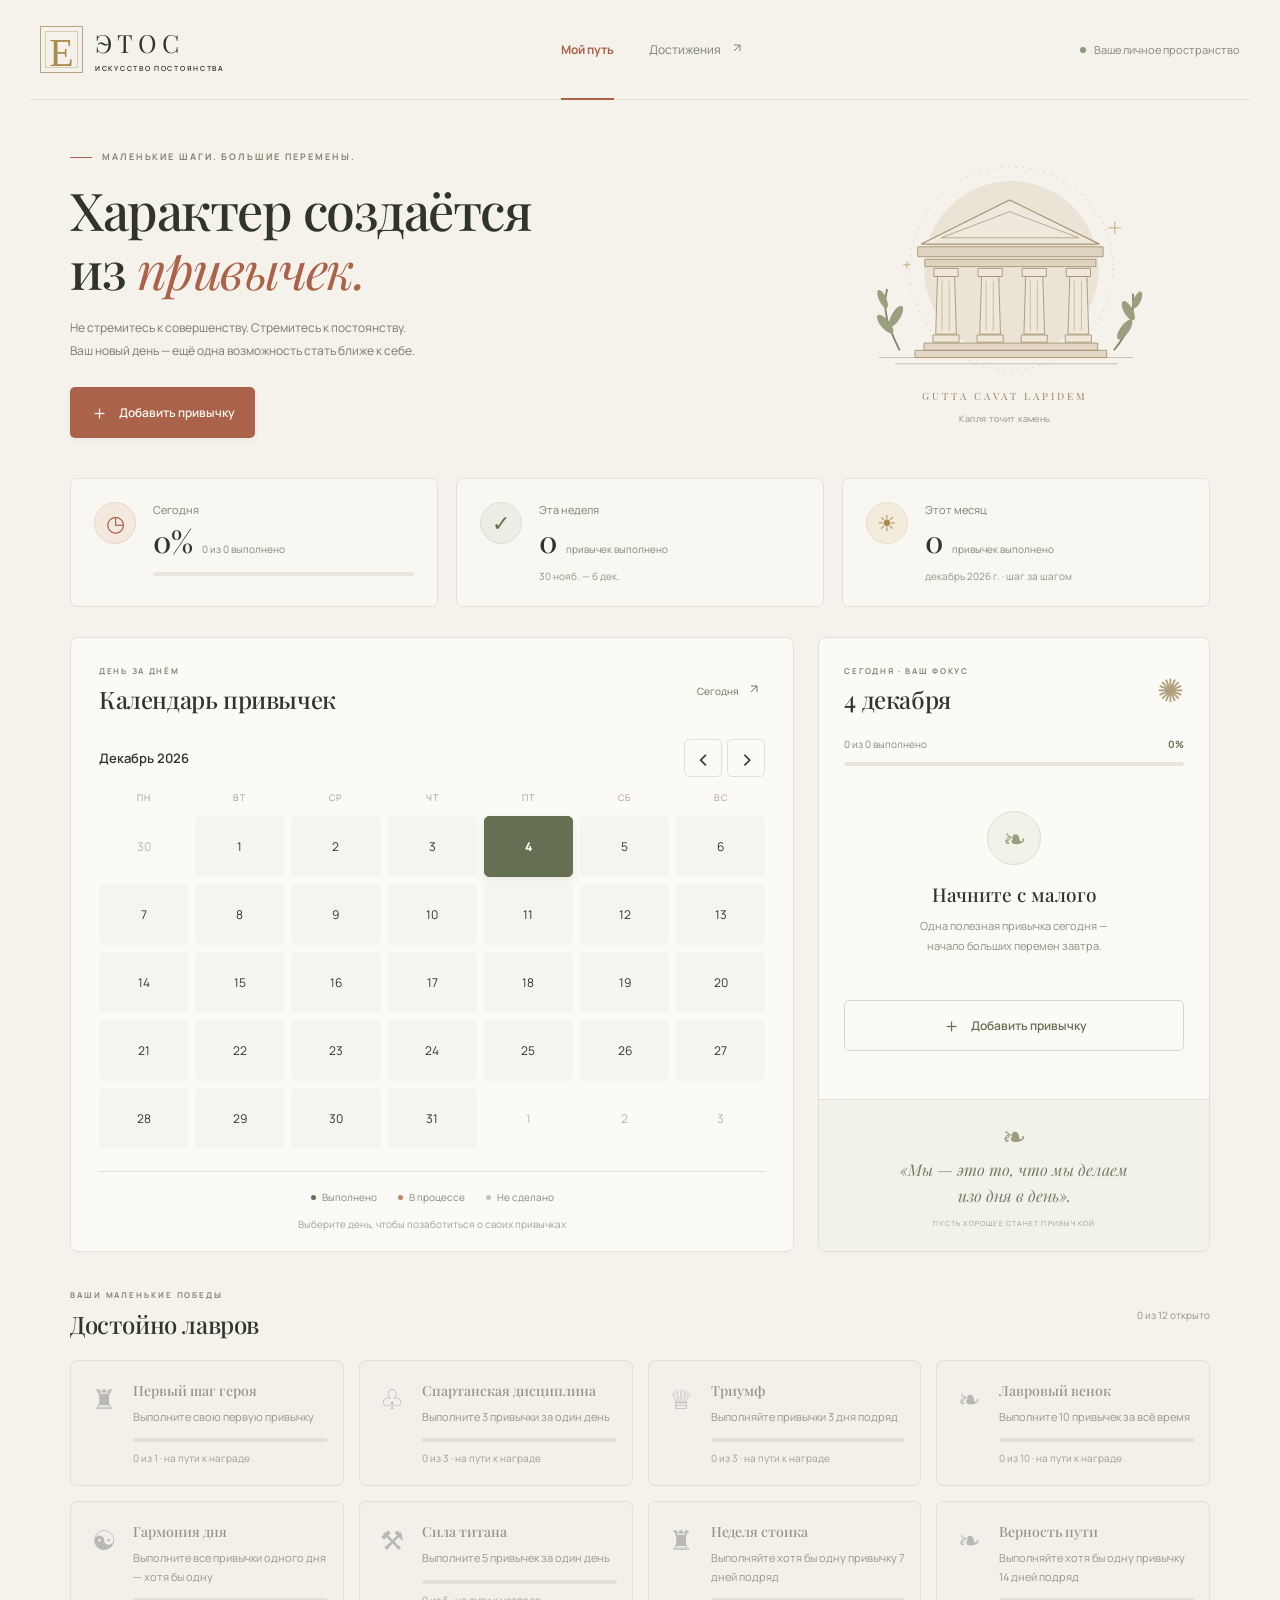
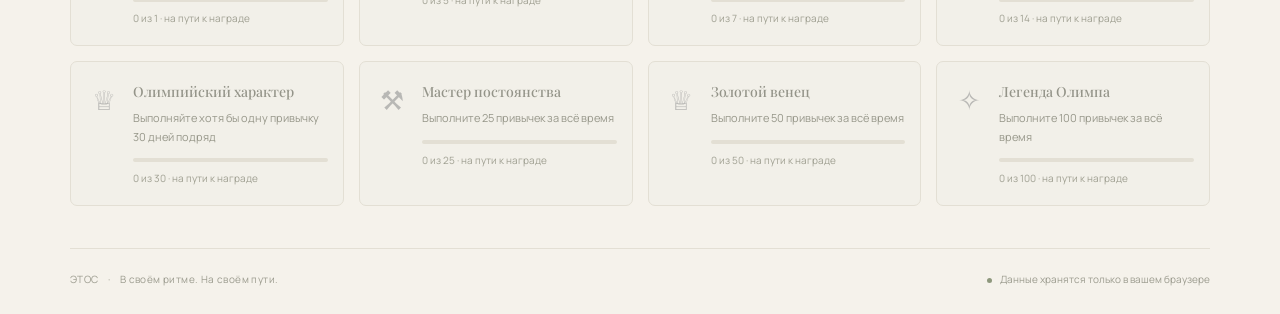
<file: index.html>
<!doctype html>
<html lang="ru">
<head>
  <meta charset="UTF-8">
  <meta name="viewport" content="width=device-width, initial-scale=1.0">
  <meta name="theme-color" content="#f5f2eb">
  <meta name="description" content="Этос — спокойное пространство для полезных привычек. Маленькие шаги, достойные большого пути.">
  <title>Этос — искусство постоянства</title>
  <style>
@import url('https://fonts.googleapis.com/css2?family=Manrope:wght@400;500;600;700;800&family=Playfair+Display:ital,wght@0,400;0,500;0,600;0,700;1,400;1,500&display=swap');

:root{--paper:#f5f2eb;--surface:#fcfaf6;--ink:#30352b;--muted:#858579;--line:#e3dfd4;--terra:#aa624a;--olive:#657052;--gold:#ac8b4e;--serif:'Playfair Display',Georgia,serif;--sans:'Manrope',Arial,sans-serif}
*{box-sizing:border-box}html{scroll-behavior:smooth;scroll-padding-top:24px}body{margin:0;background:var(--paper);color:var(--ink);font-family:var(--sans);font-size:14px;-webkit-font-smoothing:antialiased}button,input,a{-webkit-tap-highlight-color:transparent}button,input{font:inherit}button,a{touch-action:manipulation}button{cursor:pointer}button{color:inherit}a{color:inherit;text-decoration:none}button:focus-visible,a:focus-visible,input:focus-visible{outline:3px solid #b49a68;outline-offset:4px}button{transition:background .18s,transform .18s,box-shadow .18s}button:active{transform:translateY(1px)}h1,h2,h3,p{margin:0}h1,h2,h3{font-family:var(--serif);font-weight:500}.site-header{max-width:1220px;margin:auto;min-height:100px;display:flex;align-items:center;justify-content:space-between;border-bottom:1px solid var(--line);gap:24px;padding:0 10px}.brand{display:flex;align-items:center;gap:12px;font-family:var(--serif);font-size:25px;letter-spacing:5px}.brand-mark{font-size:40px;font-weight:400;border:1px solid #b7a582;width:43px;height:47px;display:grid;place-items:center;line-height:1;color:var(--gold);letter-spacing:0;box-shadow:inset 0 0 0 4px var(--paper),inset 0 0 0 5px #d7cbb4}.brand small{font-family:var(--sans);display:block;font-size:7px;letter-spacing:1.7px;margin-top:5px;font-weight:600}.site-header nav{display:flex;align-self:stretch;gap:35px}.nav-link{display:flex;align-items:center;gap:10px;color:#7b7d71;font-size:12px;position:relative}.nav-link.active{color:var(--terra);font-weight:700}.nav-link.active:after{content:'';position:absolute;bottom:-1px;left:0;right:0;height:2px;background:var(--terra)}.local-badge{font-size:10px;color:var(--muted);display:flex;align-items:center;gap:8px}.local-badge i,.privacy-dot{display:inline-block;width:6px;height:6px;border-radius:100%;background:#8e987d}main{max-width:1140px;margin:auto;padding:0 0 28px}.intro{display:flex;justify-content:space-between;align-items:center;padding:50px 0 40px;gap:40px}.eyebrow{font-size:9px;letter-spacing:1.9px;font-family:var(--sans);font-weight:700;color:#858573;line-height:1.6}.intro .eyebrow{display:flex;align-items:center;gap:10px}.intro .eyebrow span{width:22px;height:1px;background:var(--terra)}h1{font-size:52px;line-height:1.13;letter-spacing:-1.5px;margin:17px 0 18px}h1 em{color:var(--terra);font-weight:400}.intro-description{font-size:12px;line-height:1.9;color:#777a6e}.button{border:1px solid transparent;border-radius:5px;min-height:45px;display:inline-flex;align-items:center;justify-content:center;gap:10px;padding:11px 19px;font-size:12px;font-weight:600}.primary{background:var(--terra);color:#fffaf2;box-shadow:0 3px 6px #66351d0b}.primary:hover{background:#95543e}.intro .button{margin-top:25px}.button span{font-size:19px;font-weight:400}.outline{border-color:#d5d8ca;color:var(--olive);background:transparent}.outline:hover{background:#edf0e6}.full-width{width:100%}.hero-art{width:360px;flex-shrink:0;margin-right:25px;text-align:center;position:relative}.hero-art svg{display:block;width:100%}.hero-art p{font-family:var(--serif);font-size:10px;letter-spacing:3px;color:#958568}.hero-art p span{display:block;font-family:var(--sans);font-size:9px;letter-spacing:.4px;color:#979185;margin-top:9px}.stats{display:grid;grid-template-columns:repeat(3,1fr);gap:18px;margin-bottom:30px}.stat-card{display:flex;align-items:flex-start;gap:17px;background:#f9f7f1;border:1px solid var(--line);border-radius:7px;padding:23px}.stat-icon{height:42px;width:42px;border:1px solid;display:grid;place-items:center;border-radius:50%;font-size:22px;flex-shrink:0}.terracotta{color:var(--terra);border-color:#e9d7ca;background:#f4e9df}.olive{color:var(--olive);border-color:#dce1d1;background:#ecede4}.gold{color:var(--gold);border-color:#e9dec7;background:#f3ecdd}.stat-card>div:last-child{flex:1}.stat-card p{font-size:10px;color:#7d8072;margin-bottom:5px}.stat-value{display:flex;align-items:baseline;gap:9px}.stat-value strong{font-family:var(--serif);font-weight:500;font-size:30px;line-height:1.3}.stat-value span{font-size:9px;color:#858678}.stat-card small{font-size:9px;color:#939487;display:block;margin-top:8px}.progress-track{height:4px;background:#e9e5dc;border-radius:5px;overflow:hidden;margin-top:11px}.progress-track>div{height:100%;width:0;background:var(--terra);border-radius:5px;transition:width .35s ease}.workspace-grid{display:grid;grid-template-columns:minmax(0,1.85fr) minmax(0,1fr);gap:24px;align-items:stretch}.panel{background:var(--surface);border:1px solid var(--line);border-radius:8px;box-shadow:0 3px 6px #4d482603}.calendar-card{padding:27px 28px 20px}.section-heading{display:flex;align-items:center;justify-content:space-between;gap:12px}.section-heading .eyebrow{font-size:8px;letter-spacing:1.7px;margin-bottom:5px}h2{font-size:24px;letter-spacing:-.4px}.text-button{background:none;border:0;font-size:10px;color:var(--olive);min-height:44px;padding:0 5px;white-space:nowrap}.text-button span{margin-left:7px}.month-navigation{display:flex;justify-content:space-between;align-items:center;margin:24px 0 14px}.month-navigation h3{font-family:var(--sans);font-size:13px;font-weight:600;text-transform:capitalize}.month-navigation>div{display:flex;gap:5px}.icon-button{border:1px solid var(--line);background:transparent;border-radius:5px;width:38px;height:38px;font-size:25px;line-height:1;display:grid;place-items:center}.icon-button:hover{background:#eeebe2}.weekdays,.calendar-grid{display:grid;grid-template-columns:repeat(7,minmax(0,1fr));gap:7px}.weekdays{text-align:center;font-size:9px;letter-spacing:1px;color:#99998d;margin-bottom:12px}.weekdays span:nth-last-child(-n+2){color:#b29b8b}.calendar-day{min-width:0;position:relative;min-height:61px;background:#f6f4ee;border:1px solid transparent;border-radius:5px;font-size:12px;display:flex;flex-direction:column;align-items:center;justify-content:center;gap:7px}.calendar-day:hover{border-color:#c6b795;background:#f0ece1}.calendar-day.outside{background:transparent;color:#b7b6ac}.calendar-day.today{border-color:var(--terra);color:var(--terra);font-weight:800}.calendar-day.selected{background:var(--olive);color:#fffdf3;border-color:var(--olive);box-shadow:0 3px 8px #4d563520}.day-dots{display:flex;gap:3px;height:5px;position:absolute;bottom:9px}.day-dots i,.legend-dot{width:5px;height:5px;display:inline-block;border-radius:50%}.completed{background:var(--olive)}.partial{background:#be8a65}.pending{background:#c4c2b9}.selected .day-dots .completed{background:#d3ddb9}.selected .day-dots .pending{background:#b8bea8}.calendar-footer{display:flex;justify-content:center;gap:21px;border-top:1px solid var(--line);padding-top:18px;margin-top:22px;font-size:9px;color:#86877a}.calendar-footer span{display:flex;align-items:center;gap:6px}.calendar-hint{text-align:center;font-size:9px;color:#a1a094;margin-top:13px}.day-panel{padding:27px 25px 0;display:flex;flex-direction:column}.small-sun{font-size:32px;color:#b1a17e}.day-summary{display:flex;justify-content:space-between;font-size:10px;color:#858879;margin-top:22px}.day-summary>span:last-child{color:var(--olive);font-weight:700}.olive-track>div{background:var(--olive)}.habit-list{display:grid;gap:10px;margin:20px 0}.empty-state{text-align:center;padding:25px 12px 24px}.empty-symbol{width:54px;height:54px;border:1px solid #dfdccc;border-radius:50%;display:grid;place-items:center;margin:0 auto 16px;color:#9a9e80;font-size:28px;background:#f3f2e9}.empty-state h3{font-size:19px;margin-bottom:9px}.empty-state p{color:#8c8e81;font-size:11px;line-height:1.8;max-width:225px;margin:auto}.day-note{margin:25px -25px 0;padding:22px 14px;background:#f3f2ea;border-top:1px solid var(--line);text-align:center;margin-top:auto;border-radius:0 0 8px 8px}.day-panel>.button{margin-bottom:24px}.day-note>span{color:#9b9d7e;font-size:29px;line-height:1}.day-note p{font-family:var(--serif);font-style:italic;font-size:16px;line-height:1.6;color:#767b65;margin-top:6px}.day-note small{display:block;font-family:var(--sans);font-size:7px;font-style:normal;letter-spacing:1.2px;margin-top:10px;color:#9a9c8c}.habit-row{display:flex;align-items:center;gap:10px;border:1px solid var(--line);border-radius:6px;background:#f8f6f0;padding:10px 8px 10px 12px;min-width:0}.status-button{flex-shrink:0;border:1px solid #c9c7bc;border-radius:50%;width:36px;height:36px;min-height:36px;background:transparent;font-size:17px;color:#9a9a8c}.habit-row[data-status="1"] .status-button{background:#f0e1d6;border-color:#c49777;color:var(--terra)}.habit-row[data-status="2"] .status-button{background:var(--olive);border-color:var(--olive);color:white}.habit-text{min-width:0;flex:1}.habit-text strong{font-size:11px;line-height:1.6;display:block;overflow-wrap:anywhere;font-weight:600}.habit-text small{font-size:9px;color:#959789;display:block;margin-top:3px}.habit-row[data-status="2"] .habit-text strong{color:var(--olive)}.delete-button{background:none;border:0;color:#a4a195;border-radius:4px;min-width:36px;min-height:40px;font-size:18px}.delete-button:hover{color:var(--terra);background:#f0e3d9}.achievements-section{margin-top:37px}.achievement-heading{display:flex;justify-content:space-between;align-items:center;margin-bottom:20px}.achievement-heading .eyebrow{font-size:8px;margin-bottom:6px}.achievement-heading>span{font-size:10px;color:#929486}.achievements-grid{display:grid;grid-template-columns:repeat(4,minmax(0,1fr));gap:15px}.achievement{border:1px solid var(--line);border-radius:7px;display:flex;gap:12px;padding:20px 15px;align-items:flex-start;background:#f2f0e9;color:#949489;position:relative}.achievement-icon{font-size:27px;line-height:1.3;flex-shrink:0;width:35px;text-align:center;filter:grayscale(1);opacity:.6}.achievement h3{font-size:14px;margin-bottom:7px;line-height:1.4}.achievement p{font-size:9px;line-height:1.7;color:#97978a}.achievement small{font-size:8px;display:block;margin-top:9px;color:#9f9f91}.achievement.unlocked{background:#f5efdf;border-color:#d6c297;color:#796435}.achievement.unlocked .achievement-icon{filter:none;opacity:1;color:#a28546}.achievement.unlocked small{color:var(--olive)}.site-footer{display:flex;justify-content:space-between;gap:16px;border-top:1px solid var(--line);margin-top:42px;padding-top:23px;color:#9b9b8e;font-size:9px}.footer-brand{letter-spacing:.4px}.footer-brand span{margin:0 7px}.privacy-dot{margin-right:6px;width:5px;height:5px}dialog{border:1px solid #d8d0bc;background:var(--surface);color:var(--ink);border-radius:12px;width:min(550px,calc(100% - 30px));max-height:85dvh;padding:28px;box-shadow:0 30px 90px #26251d33;overflow-y:auto}dialog::backdrop{background:#282a2266;backdrop-filter:blur(5px)}dialog[open]{animation:appear .2s ease}.dialog-header{display:flex;align-items:center;justify-content:space-between;gap:10px}.dialog-header .eyebrow{font-size:8px;margin-bottom:8px}.dialog-header h2{text-transform:capitalize}.dialog-header .icon-button{flex-shrink:0}.dialog-description{font-size:11px;color:var(--muted);line-height:1.8;margin-top:15px}.dialog-legend{border-top:1px solid var(--line);margin-top:22px;padding-top:18px;display:flex;align-items:center;justify-content:center;gap:9px;font-size:9px;color:#858574}.dialog-legend span{color:#b1a58d}#habit-form{margin-top:22px}#habit-form label{font-size:11px;font-weight:700;display:block;margin-bottom:9px}.form-row{display:flex;gap:8px}.form-row input{width:100%;min-width:0;background:#f5f3ec;border:1px solid #d9d6ca;border-radius:5px;padding:12px;color:var(--ink);font-size:12px}.form-row input::placeholder{color:#a09f91}.form-help{font-size:9px;color:#929384;margin-top:9px}.toast{position:fixed;bottom:25px;left:50%;transform:translate(-50%,20px);background:var(--ink);color:#fff9e8;padding:15px 22px;border-radius:8px;font-size:12px;box-shadow:0 8px 30px #30352b26;opacity:0;pointer-events:none;transition:.25s;z-index:5;width:max-content;max-width:calc(100% - 32px);line-height:1.7}.toast.visible{opacity:1;transform:translate(-50%,0)}@keyframes appear{from{opacity:0;transform:translateY(8px)}to{opacity:1;transform:translateY(0)}}
@media(min-width:1400px){.intro{padding-top:58px;padding-bottom:48px}.hero-art{width:390px}}
@media(max-width:1240px){.site-header{margin:0 32px}main{margin:0 48px}.hero-art{margin-right:0;width:320px}.stat-card{padding:20px 16px}.stat-value{gap:7px}.calendar-card{padding:24px 22px 20px}.day-panel{padding:24px 20px 0}.day-note{margin-left:-20px;margin-right:-20px}.achievement{padding:17px 12px;gap:7px}.achievement-icon{width:28px}}
@media(max-width:1000px){main{margin:0 28px}.hero-art{width:280px}.local-badge{display:none}.site-header{min-height:88px}h1{font-size:46px}.intro{gap:20px}.stat-card{gap:11px}.stat-value{flex-wrap:wrap;gap:0 8px}.stat-value span{font-size:8px}.workspace-grid{gap:18px;grid-template-columns:minmax(0,1.55fr) minmax(0,1fr)}.calendar-day{min-height:55px}.calendar-card{padding:22px 18px 18px}.calendar-grid,.weekdays{gap:5px}h2{font-size:21px}.day-panel{padding:22px 17px 0}.day-note{margin-left:-17px;margin-right:-17px}.achievements-grid{grid-template-columns:repeat(2,1fr)}.achievement{padding:20px}.achievement h3{font-size:16px}}
@media(max-width:720px){main{margin:0 20px}.site-header{margin:0 20px;padding:0;min-height:80px;gap:12px}.brand{font-size:22px;gap:9px}.brand-mark{width:35px;height:40px;font-size:32px}.brand small{font-size:6px;letter-spacing:1px}.site-header nav{gap:18px}.nav-link{font-size:10px}.intro{padding:35px 0 29px}.intro .eyebrow{font-size:7px;letter-spacing:1.2px}h1{font-size:44px}.hero-art{display:none}.intro-description{font-size:11px}.stats{gap:9px;margin-bottom:23px}.stat-card{padding:15px 11px;display:block}.stat-icon{width:29px;height:29px;font-size:17px;margin-bottom:10px}.stat-value{display:block}.stat-value strong{display:block;font-size:27px}.stat-value span{display:block;font-size:8px;line-height:1.7}.stat-card p{font-size:9px}.stat-card small{font-size:8px;line-height:1.6}.stat-card .progress-track{margin-top:8px}.workspace-grid{grid-template-columns:1fr}.calendar-card{padding:22px 16px 18px}.calendar-day{min-height:58px}.month-navigation{margin-top:20px}.icon-button{width:44px;height:44px}.day-panel{padding:23px 22px 0}.day-note{margin-left:-22px;margin-right:-22px;padding:19px}.empty-state{padding:20px 12px}.day-note p br{display:none}.day-note>span{display:none}.day-note small{font-size:7px}.achievements-section{margin-top:30px}.achievement{padding:16px 12px;display:block}.achievement-icon{display:block;margin-bottom:9px}.achievement h3{font-size:15px}.achievement p{font-size:9px}.achievements-grid{gap:10px}.achievement-heading>span{font-size:9px}.site-footer{flex-direction:column;align-items:center;text-align:center;margin-top:30px;gap:12px;font-size:8px}.status-button{width:44px;height:44px}.delete-button{min-width:44px;min-height:44px}.habit-text strong{font-size:12px}.habit-text small{font-size:10px}.form-row input{font-size:16px}.form-row{flex-wrap:wrap}.form-row .button{width:100%}dialog{padding:23px 19px}.dialog-legend{font-size:8px;gap:6px}.calendar-footer{gap:16px;font-size:8px}.calendar-hint{font-size:8px}}
@media(max-width:370px){main,.site-header{margin-left:12px;margin-right:12px}.brand small{display:none}.site-header nav{gap:12px}.nav-link{font-size:9px}h1{font-size:39px}.calendar-day{min-height:48px}.calendar-card{padding-left:12px;padding-right:12px}.calendar-grid,.weekdays{gap:4px}.calendar-footer{gap:10px}.eyebrow{letter-spacing:1px}.stat-card{padding:13px 9px}.stat-value span{font-size:7px}}
@media(prefers-reduced-motion:reduce){*{scroll-behavior:auto!important;animation:none!important;transition:none!important}}

.dialog-notice{font-size:11px;line-height:1.7;color:var(--olive);padding:12px;background:#edf0e5;border-radius:5px;margin-top:14px}.dialog-notice:empty{display:none}

.stat-card p{font-size:11px}.stat-value span,.stat-card small{font-size:10px}.calendar-footer,.calendar-hint{font-size:10px}.achievement p{font-size:11px}.achievement small{font-size:10px}.local-badge{font-size:11px}.site-footer{font-size:10px}
@media(max-width:720px){.stat-card p,.stat-value span,.stat-card small{font-size:10px}.calendar-footer,.calendar-hint{font-size:9px}.achievement p{font-size:11px}.achievement small{font-size:10px}.intro-description{font-size:12px}.site-footer{font-size:9px}.nav-link{min-height:44px}.dialog-legend{font-size:9px;flex-wrap:wrap}.form-help{font-size:11px}}

.form-error{font-size:12px;color:var(--terra);margin-top:10px;line-height:1.6}.form-error:empty{display:none}
.achievement>div{min-width:0;flex:1}.achievement-progress{display:block;width:100%;height:4px;border:0;border-radius:4px;overflow:hidden;margin-top:12px;background:#e3dfd4;accent-color:var(--olive)}.achievement-progress::-webkit-progress-bar{background:#e3dfd4}.achievement-progress::-webkit-progress-value{background:var(--olive)}.achievement-progress::-moz-progress-bar{background:var(--olive)}.achievement.unlocked .achievement-progress{accent-color:var(--gold)}.achievement.unlocked .achievement-progress::-webkit-progress-value{background:var(--gold)}.achievement.unlocked .achievement-progress::-moz-progress-bar{background:var(--gold)}

/* Achievement celebration sits in the browser's top layer, above the day editor. */
#achievement-dialog{width:min(440px,calc(100% - 32px));padding:42px 32px 30px;text-align:center;border:1px solid #cdb98c;border-radius:16px;background:radial-gradient(ellipse at 50% 0%,#f2e5c6 0%,#fcfaf6 65%);box-shadow:0 24px 90px #29291955;isolation:isolate}
#achievement-dialog::backdrop{background:#25291d99;backdrop-filter:blur(7px)}
#achievement-dialog[open]{animation:achievement-arrival .45s cubic-bezier(.16,1,.3,1)}
.celebration-medal{position:relative;display:grid;place-items:center;width:104px;height:104px;margin:0 auto 24px;border:1px solid #c7a56a;border-radius:50%;background:linear-gradient(135deg,#fff9e8,#e9d6a8);box-shadow:0 0 0 7px #dfcdab33,0 0 0 8px #c9ac7644,inset 0 0 0 6px #fffcf366;color:#97742e}
#achievement-popup-icon{font-size:50px;line-height:1}.celebration-medal::before,.celebration-medal::after{position:absolute;font-size:45px;color:var(--olive);content:'❧';bottom:-9px}.celebration-medal::before{left:-20px;transform:rotate(-30deg)}.celebration-medal::after{right:-20px;transform:scaleX(-1) rotate(-30deg)}
#achievement-dialog .eyebrow{color:#927540;font-size:9px;margin-bottom:12px}#achievement-popup-title{font-family:var(--sans);font-size:14px;font-weight:600;letter-spacing:0;color:var(--olive);line-height:1.6}#achievement-popup-name{font-family:var(--serif);font-size:30px;line-height:1.2;margin:12px 0;color:var(--ink);overflow-wrap:anywhere}#achievement-popup-description{font-size:12px;line-height:1.8;color:#7f806f}
#achievement-ok{min-width:160px;margin-top:25px;background:var(--olive)}#achievement-ok:hover{background:#515e40}#achievement-queue-count{font-size:10px;color:#8a8979;margin-top:15px}#achievement-queue-count:empty,#achievement-save-note:empty{display:none}#achievement-save-note{font-size:11px;line-height:1.6;color:var(--terra);margin-top:14px}
.celebration-sparkles{position:absolute;inset:0;overflow:hidden;pointer-events:none;z-index:-1}.celebration-sparkles i{position:absolute;left:var(--x);top:var(--y);color:var(--gold);font-size:16px;opacity:0}#achievement-dialog[open] .celebration-sparkles i{animation:achievement-sparkle 1.5s ease-out var(--delay) both}
@keyframes achievement-arrival{from{opacity:0;transform:translateY(16px) scale(.9)}to{opacity:1;transform:translateY(0) scale(1)}}
@keyframes achievement-sparkle{0%{opacity:0;transform:translateY(20px) scale(.4) rotate(-35deg)}35%{opacity:.8}100%{opacity:0;transform:translateY(-25px) scale(1.15) rotate(30deg)}}
@media(max-width:480px){#achievement-dialog{padding:32px 24px 25px}#achievement-popup-name{font-size:26px}.celebration-medal{width:88px;height:88px}#achievement-popup-icon{font-size:43px}#achievement-ok{width:100%}}
@media(prefers-reduced-motion:reduce){#achievement-dialog[open],#achievement-dialog[open] .celebration-sparkles i{animation:none}.celebration-sparkles i{opacity:.45}}
</style>

</head>
<body>
  <header class="site-header">
    <a class="brand" href="./" aria-label="Этос — главная"><span class="brand-mark" aria-hidden="true">Ε</span><span>ЭТОС<small>ИСКУССТВО ПОСТОЯНСТВА</small></span></a>
    <nav aria-label="Основная навигация"><a class="nav-link active" href="#calendar-section">Мой путь</a><a class="nav-link" href="#achievements">Достижения <span aria-hidden="true"><svg width="12" height="12" viewBox="0 0 16 16" fill="none" aria-hidden="true"><path d="M4 12 12 4M4 4h8v8" stroke="currentColor" stroke-width="1.3"/></svg></span></a></nav>
    <span class="local-badge"><i></i> Ваше личное пространство</span>
  </header>
  <main>
    <section class="intro" aria-labelledby="welcome-title">
      <div><p class="eyebrow"><span></span> МАЛЕНЬКИЕ ШАГИ. БОЛЬШИЕ ПЕРЕМЕНЫ.</p><h1 id="welcome-title">Характер создаётся<br>из <em>привычек.</em></h1><p class="intro-description">Не стремитесь к совершенству. Стремитесь к постоянству.<br class="desktop-break"> Ваш новый день — ещё одна возможность стать ближе к себе.</p><button class="button primary" id="hero-add"><span aria-hidden="true">＋</span> Добавить привычку</button></div>
      <div class="hero-art" aria-hidden="true">
        <svg viewBox="0 0 400 250" fill="none"><circle cx="207" cy="116" r="97" fill="#ebe4d6"/><circle cx="207" cy="116" r="113" stroke="#d7cebd" stroke-dasharray="2 6"/><path d="M60 215H342M78 222H325" stroke="#c8baa0"/><path d="M107 89L205 40L305 89H107Z" fill="#efe9dd" stroke="#a69675" stroke-width="1.3"/><path d="M129 82L205 53L282 82H129Z" stroke="#b3a386"/><path d="M103 92H309V103H103zM111 106H301V114H111z" fill="#dfd4bf" stroke="#a69675"/><path d="M110 199H303V207H110zM100 207H313V215H100z" fill="#e2d8c5" stroke="#a69675"/><g fill="#efe8da" stroke="#a69675"><path d="M121 116H148V125H121zM125 125H144L146 189H123zM120 190H149V198H120z"/><path d="M170 116H197V125H170zM174 125H193L195 189H172zM169 190H198V198H169z"/><path d="M219 116H246V125H219zM223 125H242L244 189H221zM218 190H247V198H218z"/><path d="M268 116H295V125H268zM272 125H291L293 189H270zM267 190H296V198H267z"/></g><g stroke="#c6b99f"><path d="M130 130V185M138 130V185M179 130V185M187 130V185M228 130V185M236 130V185M277 130V185M285 130V185"/></g><path d="M83 207C70 181 63 162 69 139M321 207C339 185 344 168 342 144" stroke="#818467" stroke-width="2"/><g fill="#9c9e80"><ellipse cx="67" cy="178" rx="5" ry="13" transform="rotate(-40 67 178)"/><ellipse cx="79" cy="169" rx="5" ry="13" transform="rotate(30 79 169)"/><ellipse cx="64" cy="150" rx="4" ry="11" transform="rotate(-25 64 150)"/><ellipse cx="333" cy="184" rx="5" ry="13" transform="rotate(35 333 184)"/><ellipse cx="337" cy="163" rx="5" ry="12" transform="rotate(-30 337 163)"/><ellipse cx="347" cy="151" rx="4" ry="10" transform="rotate(25 347 151)"/></g><path d="M322 64V78M315 71H329M91 108V116M87 112H95" stroke="#bfa47b"/></svg>
        <p>GUTTA CAVAT LAPIDEM<span>Капля точит камень</span></p>
      </div>
    </section>

    <section class="stats" aria-label="Статистика привычек">
      <article class="stat-card"><div class="stat-icon terracotta" aria-hidden="true">◷</div><div><p>Сегодня</p><div class="stat-value"><strong id="today-percent">0%</strong><span id="today-count">0 из 0 выполнено</span></div><div class="progress-track" role="progressbar" aria-label="Прогресс за сегодня" aria-valuemin="0" aria-valuemax="100" aria-valuenow="0" id="today-progress"><div></div></div></div></article>
      <article class="stat-card"><div class="stat-icon olive" aria-hidden="true">✓</div><div><p>Эта неделя</p><div class="stat-value"><strong id="week-count">0</strong><span>привычек выполнено</span></div><small id="week-range"></small></div></article>
      <article class="stat-card"><div class="stat-icon gold" aria-hidden="true">☀&#65038;</div><div><p>Этот месяц</p><div class="stat-value"><strong id="month-count">0</strong><span>привычек выполнено</span></div><small id="month-caption">Каждый шаг имеет значение</small></div></article>
    </section>

    <div class="workspace-grid">
      <section class="calendar-card panel" id="calendar-section" aria-labelledby="calendar-title">
        <div class="section-heading"><div><p class="eyebrow">ДЕНЬ ЗА ДНЁМ</p><h2 id="calendar-title">Календарь привычек</h2></div><button class="text-button" id="go-today">Сегодня <span aria-hidden="true"><svg width="12" height="12" viewBox="0 0 16 16" fill="none" aria-hidden="true"><path d="M4 12 12 4M4 4h8v8" stroke="currentColor" stroke-width="1.3"/></svg></span></button></div>
        <div class="month-navigation"><h3 id="month-label"></h3><div><button class="icon-button" id="prev-month" aria-label="Предыдущий месяц">‹</button><button class="icon-button" id="next-month" aria-label="Следующий месяц">›</button></div></div>
        <div class="weekdays" aria-hidden="true"><span>ПН</span><span>ВТ</span><span>СР</span><span>ЧТ</span><span>ПТ</span><span>СБ</span><span>ВС</span></div>
        <div class="calendar-grid" id="calendar" aria-label="Даты месяца"></div>
        <div class="calendar-footer"><span><i class="legend-dot completed"></i> Выполнено</span><span><i class="legend-dot partial"></i> В процессе</span><span><i class="legend-dot pending"></i> Не сделано</span></div>
        <p class="calendar-hint">Выберите день, чтобы позаботиться о своих привычках</p>
      </section>
      <aside class="day-panel panel" aria-labelledby="day-panel-title"><div class="section-heading"><div><p class="eyebrow" id="selected-caption">СЕГОДНЯ</p><h2 id="day-panel-title"></h2></div><span class="small-sun" aria-hidden="true">✺</span></div><div class="day-summary"><span id="selected-summary"></span><span id="selected-percent">0%</span></div><div class="progress-track olive-track"><div id="selected-progress"></div></div><div id="selected-habits" class="habit-list"></div><button class="button outline full-width" id="manage-day"><span aria-hidden="true">＋</span> Добавить привычку</button><div class="day-note"><span aria-hidden="true">❧</span><p>«Мы — это то, что мы делаем<br>изо дня в день».<small>ПУСТЬ ХОРОШЕЕ СТАНЕТ ПРИВЫЧКОЙ</small></p></div></aside>
    </div>

    <section class="achievements-section" id="achievements" aria-labelledby="achievements-title"><div class="achievement-heading"><div><p class="eyebrow">ВАШИ МАЛЕНЬКИЕ ПОБЕДЫ</p><h2 id="achievements-title">Достойно лавров</h2></div><span id="achievement-count">0 из 12 открыто</span></div><div class="achievements-grid" id="achievement-list"></div></section>
    <footer class="site-footer"><span class="footer-brand">ЭТОС <span>·</span> В своём ритме. На своём пути.</span><span><i class="privacy-dot"></i> Данные хранятся только в вашем браузере</span></footer>
  </main>
  <dialog id="day-dialog" aria-labelledby="dialog-title"><div class="dialog-header"><div><p class="eyebrow">ОДИН ДЕНЬ — МНОГО ВОЗМОЖНОСТЕЙ</p><h2 id="dialog-title"></h2></div><button class="icon-button" id="close-dialog" aria-label="Закрыть">×</button></div><p class="dialog-description">Нажимайте на статус привычки, чтобы отметить свой прогресс.</p><p id="dialog-notice" class="dialog-notice" role="status" aria-live="polite"></p><div id="dialog-habits" class="habit-list"></div><form id="habit-form" novalidate><label for="habit-name">Новая привычка</label><div class="form-row"><input id="habit-name" name="habit" type="text" maxlength="100" placeholder="Например, читать 20 минут" required autocomplete="off" aria-describedby="habit-scope habit-error"><button id="add-habit" class="button primary" type="submit" aria-label="Добавить привычку">Добавить <span aria-hidden="true">＋</span></button></div><p id="habit-error" class="form-error" role="alert"></p><p id="habit-scope" class="form-help"></p></form><div class="dialog-legend">○ Не сделано <span>→</span> ◐ В процессе <span>→</span> ● Выполнено</div></dialog>
  <dialog id="achievement-dialog" aria-labelledby="achievement-popup-title achievement-popup-name" aria-describedby="achievement-popup-description achievement-save-note">
    <div class="celebration-sparkles" aria-hidden="true"><i style="--x:12%;--y:24%;--delay:0s">✧</i><i style="--x:82%;--y:30%;--delay:.15s">✦</i><i style="--x:23%;--y:15%;--delay:.25s">✦</i><i style="--x:73%;--y:12%;--delay:.1s">✧</i><i style="--x:9%;--y:57%;--delay:.2s">✧</i><i style="--x:88%;--y:62%;--delay:.3s">✧</i></div>
    <div class="celebration-medal" aria-hidden="true"><span id="achievement-popup-icon"></span></div>
    <p class="eyebrow">ВАШ МОМЕНТ ТРИУМФА</p>
    <h2 id="achievement-popup-title">Открыто новое достижение!</h2>
    <h3 id="achievement-popup-name"></h3>
    <p id="achievement-popup-description"></p>
    <p id="achievement-save-note"></p>
    <button class="button primary" id="achievement-ok" type="button" autofocus>Ок</button>
    <p id="achievement-queue-count"></p>
  </dialog>
  <div id="toast" class="toast" role="status" aria-live="polite"></div>
<script>
const STORAGE_KEY = 'ethos-habit-tracker-v1';
const $ = (selector) => document.querySelector(selector);
const STATUSES = ['Не сделано', 'В процессе', 'Выполнено'];
const SYMBOLS = ['○', '◐', '✓'];
const achievements = [
  { id: 'first', title: 'Первый шаг героя', description: 'Выполните свою первую привычку', icon: '♜', metric: 'total', goal: 1 },
  { id: 'spartan', title: 'Спартанская дисциплина', description: 'Выполните 3 привычки за один день', icon: '♧', metric: 'bestDay', goal: 3 },
  { id: 'triumph', title: 'Триумф', description: 'Выполняйте привычки 3 дня подряд', icon: '♕', metric: 'streak', goal: 3 },
  { id: 'laurel', title: 'Лавровый венок', description: 'Выполните 10 привычек за всё время', icon: '❧', metric: 'total', goal: 10 },
  { id: 'harmony', title: 'Гармония дня', description: 'Выполните все привычки одного дня — хотя бы одну', icon: '☯', metric: 'perfectDays', goal: 1 },
  { id: 'titan', title: 'Сила титана', description: 'Выполните 5 привычек за один день', icon: '⚒', metric: 'bestDay', goal: 5 },
  { id: 'stoic', title: 'Неделя стоика', description: 'Выполняйте хотя бы одну привычку 7 дней подряд', icon: '♜', metric: 'streak', goal: 7 },
  { id: 'path', title: 'Верность пути', description: 'Выполняйте хотя бы одну привычку 14 дней подряд', icon: '❧', metric: 'streak', goal: 14 },
  { id: 'olympian', title: 'Олимпийский характер', description: 'Выполняйте хотя бы одну привычку 30 дней подряд', icon: '♕', metric: 'streak', goal: 30 },
  { id: 'master', title: 'Мастер постоянства', description: 'Выполните 25 привычек за всё время', icon: '⚒', metric: 'total', goal: 25 },
  { id: 'gold', title: 'Золотой венец', description: 'Выполните 50 привычек за всё время', icon: '♕', metric: 'total', goal: 50 },
  { id: 'legend', title: 'Легенда Олимпа', description: 'Выполните 100 привычек за всё время', icon: '✧', metric: 'total', goal: 100 },
];
function dateKey(date) { return `${date.getFullYear()}-${String(date.getMonth() + 1).padStart(2, '0')}-${String(date.getDate()).padStart(2, '0')}`; }
function fromKey(key) { const [y, m, d] = key.split('-').map(Number); return new Date(y, m - 1, d, 12); }
function shifted(date, days) { const result = new Date(date); result.setDate(result.getDate() + days); return result; }
function validDateKey(key) { return /^\d{4}-\d{2}-\d{2}$/.test(key) && dateKey(fromKey(key)) === key; }
let today = dateKey(new Date());
let selected = today;
let viewedMonth = new Date(fromKey(today).getFullYear(), fromKey(today).getMonth(), 1, 12);
let storageProblem = '';
let state = loadState();
let toastTimer;
const achievementQueue = [];
let achievementReturnFocus = null;
function loadState() {
  const empty = { days: {}, unlocked: {} };
  try {
    const raw = localStorage.getItem(STORAGE_KEY);
    if (!raw) return empty;
    const parsed = JSON.parse(raw);
    if (!parsed || typeof parsed !== 'object' || !parsed.days || typeof parsed.days !== 'object') throw new Error('Invalid data');
    for (const [key, list] of Object.entries(parsed.days)) {
      if (!validDateKey(key) || !Array.isArray(list)) continue;
      const seen = new Set();
      empty.days[key] = list.filter(h => h && typeof h.id === 'string' && typeof h.name === 'string' && h.name.trim() && [0, 1, 2].includes(h.status)).filter(h => {
        if (seen.has(h.id)) return false;
        seen.add(h.id); return true;
      }).map(h => ({ id: h.id, name: h.name.trim().slice(0, 100), status: h.status }));
    }
    for (const a of achievements) if (typeof parsed.unlocked?.[a.id] === 'string' && validDateKey(parsed.unlocked[a.id])) empty.unlocked[a.id] = parsed.unlocked[a.id];
    return empty;
  } catch {
    storageProblem = 'Не удалось прочитать сохранение. Изменения будут доступны в этой вкладке; проверьте доступ к хранилищу браузера.';
    return empty;
  }
}
function persist() {
  try { localStorage.setItem(STORAGE_KEY, JSON.stringify(state)); return true; }
  catch { notify('Браузер не разрешил сохранить данные. Они доступны только до закрытия страницы.'); return false; }
}
function notify(message) { clearTimeout(toastTimer); $('#toast').textContent = message; $('#dialog-notice').textContent = $('#day-dialog').open ? message : '';  $('#toast').classList.add('visible'); toastTimer = setTimeout(() => $('#toast').classList.remove('visible'), 5500); }
function habits(key) { return state.days[key] || []; }
function completed(key) { return habits(key).filter(h => h.status === 2).length; }
function progress(key) { const total = habits(key).length; return total ? Math.round(completed(key) / total * 100) : 0; }
function fullDate(key) { return fromKey(key).toLocaleDateString('ru-RU', { day: 'numeric', month: 'long', year: 'numeric' }); }
function shortDate(date) { return date.toLocaleDateString('ru-RU', { day: 'numeric', month: 'short' }); }
function achievementMetrics() {
  const metrics = { total: 0, bestDay: 0, streak: 0, perfectDays: 0 };
  let previousDay = null, currentStreak = 0;
  for (const key of Object.keys(state.days).sort()) {
    const count = completed(key);
    if (!count) continue;
    metrics.total += count;
    metrics.bestDay = Math.max(metrics.bestDay, count);
    if (count === habits(key).length) metrics.perfectDays++;
    const precedingDay = dateKey(shifted(fromKey(key), -1));
    currentStreak = previousDay === precedingDay ? currentStreak + 1 : 1;
    metrics.streak = Math.max(metrics.streak, currentStreak);
    previousDay = key;
  }
  return metrics;
}
function checkAchievements() {
  const metrics = achievementMetrics();
  const newly = [];
  for (const a of achievements) if (metrics[a.metric] >= a.goal && !state.unlocked[a.id]) {
    state.unlocked[a.id] = today;
    newly.push(a);
  }
  return newly;
}
function commit() {
  const newly = checkAchievements();
  const saved = persist();
  render();
  if (newly.length) celebrateAchievements(newly, saved);
}
function celebrateAchievements(newly, saved) {
  achievementQueue.push(...newly.map(achievement => ({ achievement, saved })));
  // Wait until the triggering action has restored focus to the re-rendered habit.
  queueMicrotask(() => {
    if ($('#achievement-dialog').open) return;
    achievementReturnFocus = document.activeElement;
    showNextAchievement();
  });
}
function showNextAchievement() {
  const next = achievementQueue.shift();
  if (!next) return;
  const { achievement, saved } = next;
  $('#achievement-popup-icon').textContent = achievement.icon;
  $('#achievement-popup-name').textContent = achievement.title;
  $('#achievement-popup-description').textContent = achievement.description;
  $('#achievement-save-note').textContent = saved ? '' : 'Награда получена, но браузер не разрешил сохранить прогресс. Он доступен только в этой вкладке.';
  $('#achievement-queue-count').textContent = achievementQueue.length ? `Далее наград: ${achievementQueue.length}` : '';
  $('#achievement-dialog').showModal();
  $('#achievement-ok').focus({ preventScroll: true });
}
$('#achievement-ok').addEventListener('click', () => $('#achievement-dialog').close());
// Escape also acknowledges this reward; the day editor stays open underneath.
$('#achievement-dialog').addEventListener('close', () => {
  if (achievementQueue.length) { showNextAchievement(); return; }
  const fallback = $('#day-dialog').open ? $('#habit-name') : $('#manage-day');
  (achievementReturnFocus?.isConnected ? achievementReturnFocus : fallback).focus({ preventScroll: true });
  achievementReturnFocus = null;
});
function renderStats() {
  const now = fromKey(today);
  const monday = shifted(now, -((now.getDay() + 6) % 7));
  const sunday = shifted(monday, 6);
  const weekStart = dateKey(monday), weekEnd = dateKey(sunday);
  let week = 0, month = 0;
  for (const key of Object.keys(state.days)) {
    if (key >= weekStart && key <= weekEnd) week += completed(key);
    if (key.slice(0, 7) === today.slice(0, 7)) month += completed(key);
  }
  $('#today-percent').textContent = `${progress(today)}%`;
  $('#today-count').textContent = `${completed(today)} из ${habits(today).length} выполнено`;
  $('#today-progress').setAttribute('aria-valuenow', progress(today));
  $('#today-progress > div').style.width = `${progress(today)}%`;
  $('#week-count').textContent = week;
  $('#month-count').textContent = month;
  $('#week-range').textContent = `${shortDate(monday)} — ${shortDate(sunday)}`;
  $('#month-caption').textContent = `${now.toLocaleDateString('ru-RU', { month: 'long', year: 'numeric' })} · шаг за шагом`;
}
function renderCalendar() {
  $('#month-label').textContent = viewedMonth.toLocaleDateString('ru-RU', { month: 'long', year: 'numeric' }).replace(' г.', '');
  const start = shifted(viewedMonth, -((viewedMonth.getDay() + 6) % 7));
  const count = Math.ceil((((viewedMonth.getDay() + 6) % 7) + new Date(viewedMonth.getFullYear(), viewedMonth.getMonth() + 1, 0).getDate()) / 7) * 7;
  const fragment = document.createDocumentFragment();
  for (let i = 0; i < count; i++) {
    const date = shifted(start, i), key = dateKey(date);
    const button = document.createElement('button');
    button.className = 'calendar-day';
    button.classList.toggle('outside', date.getMonth() !== viewedMonth.getMonth());
    button.classList.toggle('today', key === today);
    button.classList.toggle('selected', key === selected);
    button.dataset.date = key;
    button.setAttribute('aria-label', `${fullDate(key)}${key === today ? ', сегодня' : ''}, выполнено ${completed(key)} из ${habits(key).length}`);
    button.setAttribute('aria-pressed', String(key === selected));
    if (key === today) button.setAttribute('aria-current', 'date');
    const number = document.createElement('span'); number.textContent = date.getDate(); button.append(number);
    const dots = document.createElement('span'); dots.className = 'day-dots'; dots.setAttribute('aria-hidden', 'true');
    // One dot per status keeps every day's indicators legible, regardless of habit count.
    for (const status of [...new Set(habits(key).map(h => h.status))].sort()) {
      const dot = document.createElement('i'); dot.className = ['pending', 'partial', 'completed'][status]; dots.append(dot);
    }
    button.append(dots); fragment.append(button);
  }
  $('#calendar').replaceChildren(fragment);
}
function renderHabitList(container, key) {
  container.replaceChildren();
  if (!habits(key).length) {
    const empty = document.createElement('div'); empty.className = 'empty-state';
    empty.innerHTML = '<div class="empty-symbol" aria-hidden="true">❧</div><h3>Начните с малого</h3><p>Одна полезная привычка сегодня —<br>начало больших перемен завтра.</p>';
    container.append(empty); return;
  }
  for (const habit of habits(key)) {
    const row = document.createElement('div'); row.className = 'habit-row'; row.dataset.status = habit.status;
    const button = document.createElement('button'); button.className = 'status-button'; button.textContent = SYMBOLS[habit.status];
    button.setAttribute('aria-label', `${habit.name}: ${STATUSES[habit.status]}. Изменить на «${STATUSES[(habit.status + 1) % 3]}»`);
    button.dataset.action = 'cycle'; button.dataset.id = habit.id; button.title = 'Нажмите, чтобы изменить статус';
    const text = document.createElement('div'); text.className = 'habit-text';
    const name = document.createElement('strong'); name.textContent = habit.name;
    const label = document.createElement('small'); label.textContent = STATUSES[habit.status]; text.append(name, label);
    const remove = document.createElement('button'); remove.className = 'delete-button'; remove.textContent = '×'; remove.dataset.action = 'delete'; remove.dataset.id = habit.id; remove.setAttribute('aria-label', `Удалить привычку «${habit.name}»`);
    row.append(button, text, remove); container.append(row);
  }
}
function renderDay() {
  $('#selected-caption').textContent = selected === today ? 'СЕГОДНЯ · ВАШ ФОКУС' : 'ВЫБРАННЫЙ ДЕНЬ';
  $('#day-panel-title').textContent = fromKey(selected).toLocaleDateString('ru-RU', { day: 'numeric', month: 'long' });
  $('#selected-summary').textContent = `${completed(selected)} из ${habits(selected).length} выполнено`;
  $('#selected-percent').textContent = `${progress(selected)}%`;
  $('#selected-progress').style.width = `${progress(selected)}%`;
  $('#dialog-title').textContent = fullDate(selected);
  $('#habit-scope').textContent = `Только на ${fullDate(selected)}. Повторение не требуется.`;
  renderHabitList($('#selected-habits'), selected);
  if ($('#day-dialog').open) renderHabitList($('#dialog-habits'), selected);
}
function renderAchievements() {
  const list = $('#achievement-list'); list.replaceChildren();
  const metrics = achievementMetrics();
  for (const a of achievements) {
    const unlocked = Boolean(state.unlocked[a.id]);
    const card = document.createElement('article'); card.className = `achievement${unlocked ? ' unlocked' : ''}`;
    card.dataset.achievement = a.id;
    const icon = document.createElement('span'); icon.className = 'achievement-icon'; icon.textContent = a.icon; icon.setAttribute('aria-hidden', 'true');
    const content = document.createElement('div');
    const title = document.createElement('h3'); title.textContent = a.title;
    const description = document.createElement('p'); description.textContent = a.description;
    const value = unlocked ? a.goal : Math.min(metrics[a.metric], a.goal);
    const bar = document.createElement('progress'); bar.className = 'achievement-progress'; bar.max = a.goal; bar.value = value;
    bar.setAttribute('aria-label', `${a.title}: ${value} из ${a.goal}`);
    const status = document.createElement('small'); status.textContent = unlocked ? `✓ Открыто ${shortDate(fromKey(state.unlocked[a.id]))}` : `${value} из ${a.goal} · на пути к награде`;
    content.append(title, description, bar, status); card.append(icon, content); list.append(card);
  }
  $('#achievement-count').textContent = `${Object.keys(state.unlocked).length} из ${achievements.length} открыто`;
}
function render() { renderStats(); renderCalendar(); renderDay(); renderAchievements(); }
function openDay(key, focusInput = false) {
  selected = key;
  const date = fromKey(key); viewedMonth = new Date(date.getFullYear(), date.getMonth(), 1, 12);
  render();
  $('#day-dialog').showModal();
  renderHabitList($('#dialog-habits'), selected);
  if (focusInput) $('#habit-name').focus();
}
$('#calendar').addEventListener('click', event => { const day = event.target.closest('[data-date]'); if (day) openDay(day.dataset.date); });
$('#prev-month').addEventListener('click', () => { viewedMonth.setMonth(viewedMonth.getMonth() - 1); renderCalendar(); });
$('#next-month').addEventListener('click', () => { viewedMonth.setMonth(viewedMonth.getMonth() + 1); renderCalendar(); });
$('#go-today').addEventListener('click', () => { selected = today; const date = fromKey(today); viewedMonth = new Date(date.getFullYear(), date.getMonth(), 1, 12); render(); });
$('#hero-add').addEventListener('click', () => openDay(today, true));
$('#manage-day').addEventListener('click', () => openDay(selected, true));
$('#close-dialog').addEventListener('click', () => $('#day-dialog').close());
$('#day-dialog').addEventListener('click', event => { if (event.target !== $('#day-dialog')) return; const rect = $('#day-dialog').getBoundingClientRect(); if (event.clientX < rect.left || event.clientX > rect.right || event.clientY < rect.top || event.clientY > rect.bottom) $('#day-dialog').close(); });
$('#day-dialog').addEventListener('close', () => { $('#dialog-notice').textContent = ''; $('#habit-form').reset(); clearHabitError(); document.querySelector(`[data-date="${selected}"]`)?.focus({ preventScroll: true }); });
function clearHabitError() {
  $('#habit-name').setCustomValidity('');
  $('#habit-name').removeAttribute('aria-invalid');
  $('#habit-error').textContent = '';
}
$('#habit-name').addEventListener('input', clearHabitError);
$('#habit-name').addEventListener('change', clearHabitError);
$('#habit-form').addEventListener('submit', event => {
  event.preventDefault();
  const input = $('#habit-name'), name = input.value.trim();
  // Validate the current value on every submit, including autofill and Enter.
  // A previous validation error must never prevent this handler from running.
  clearHabitError();
  if (!name) {
    input.setAttribute('aria-invalid', 'true');
    $('#habit-error').textContent = 'Введите название привычки.';
    input.focus();
    return;
  }
  const id = typeof globalThis.crypto?.randomUUID === 'function' ? globalThis.crypto.randomUUID() : `${Date.now()}-${Math.random().toString(36).slice(2)}`;
  if (!state.days[selected]) state.days[selected] = [];
  state.days[selected].push({ id, name: name.slice(0, 100), status: 0 });
  commit(); input.value = ''; input.focus();
});
function habitAction(event) {
  const button = event.target.closest('[data-action]'); if (!button) return;
  const list = habits(selected), index = list.findIndex(h => h.id === button.dataset.id); if (index < 0) return;
  const container = event.currentTarget, id = button.dataset.id;
  if (button.dataset.action === 'cycle') list[index].status = (list[index].status + 1) % 3;
  else { list.splice(index, 1); if (!list.length) delete state.days[selected]; }
  commit();
  const candidates = [...container.querySelectorAll('[data-action="cycle"]')];
  (candidates.find(b => b.dataset.id === id) || candidates[Math.min(index, candidates.length - 1)] || ($('#day-dialog').open ? $('#habit-name') : $('#manage-day'))).focus({ preventScroll: true });
}
$('#selected-habits').addEventListener('click', habitAction);
$('#dialog-habits').addEventListener('click', habitAction);
// Refresh calendar and statistics when the page stays open across local midnight.
setInterval(() => {
  const next = dateKey(new Date()); if (next === today) return;
  const followedToday = selected === today && !$('#day-dialog').open; today = next;
  if (followedToday) { selected = next; const date = fromKey(next); viewedMonth = new Date(date.getFullYear(), date.getMonth(), 1, 12); }
  render();
}, 30000);
window.addEventListener('storage', event => { if (event.key === STORAGE_KEY || event.key === null) { state = loadState(); render(); } });
const restoredAchievements = checkAchievements();
if (restoredAchievements.length) persist();
render();
if (storageProblem) notify(storageProblem);

</script>
</body>
</html>
</file>
